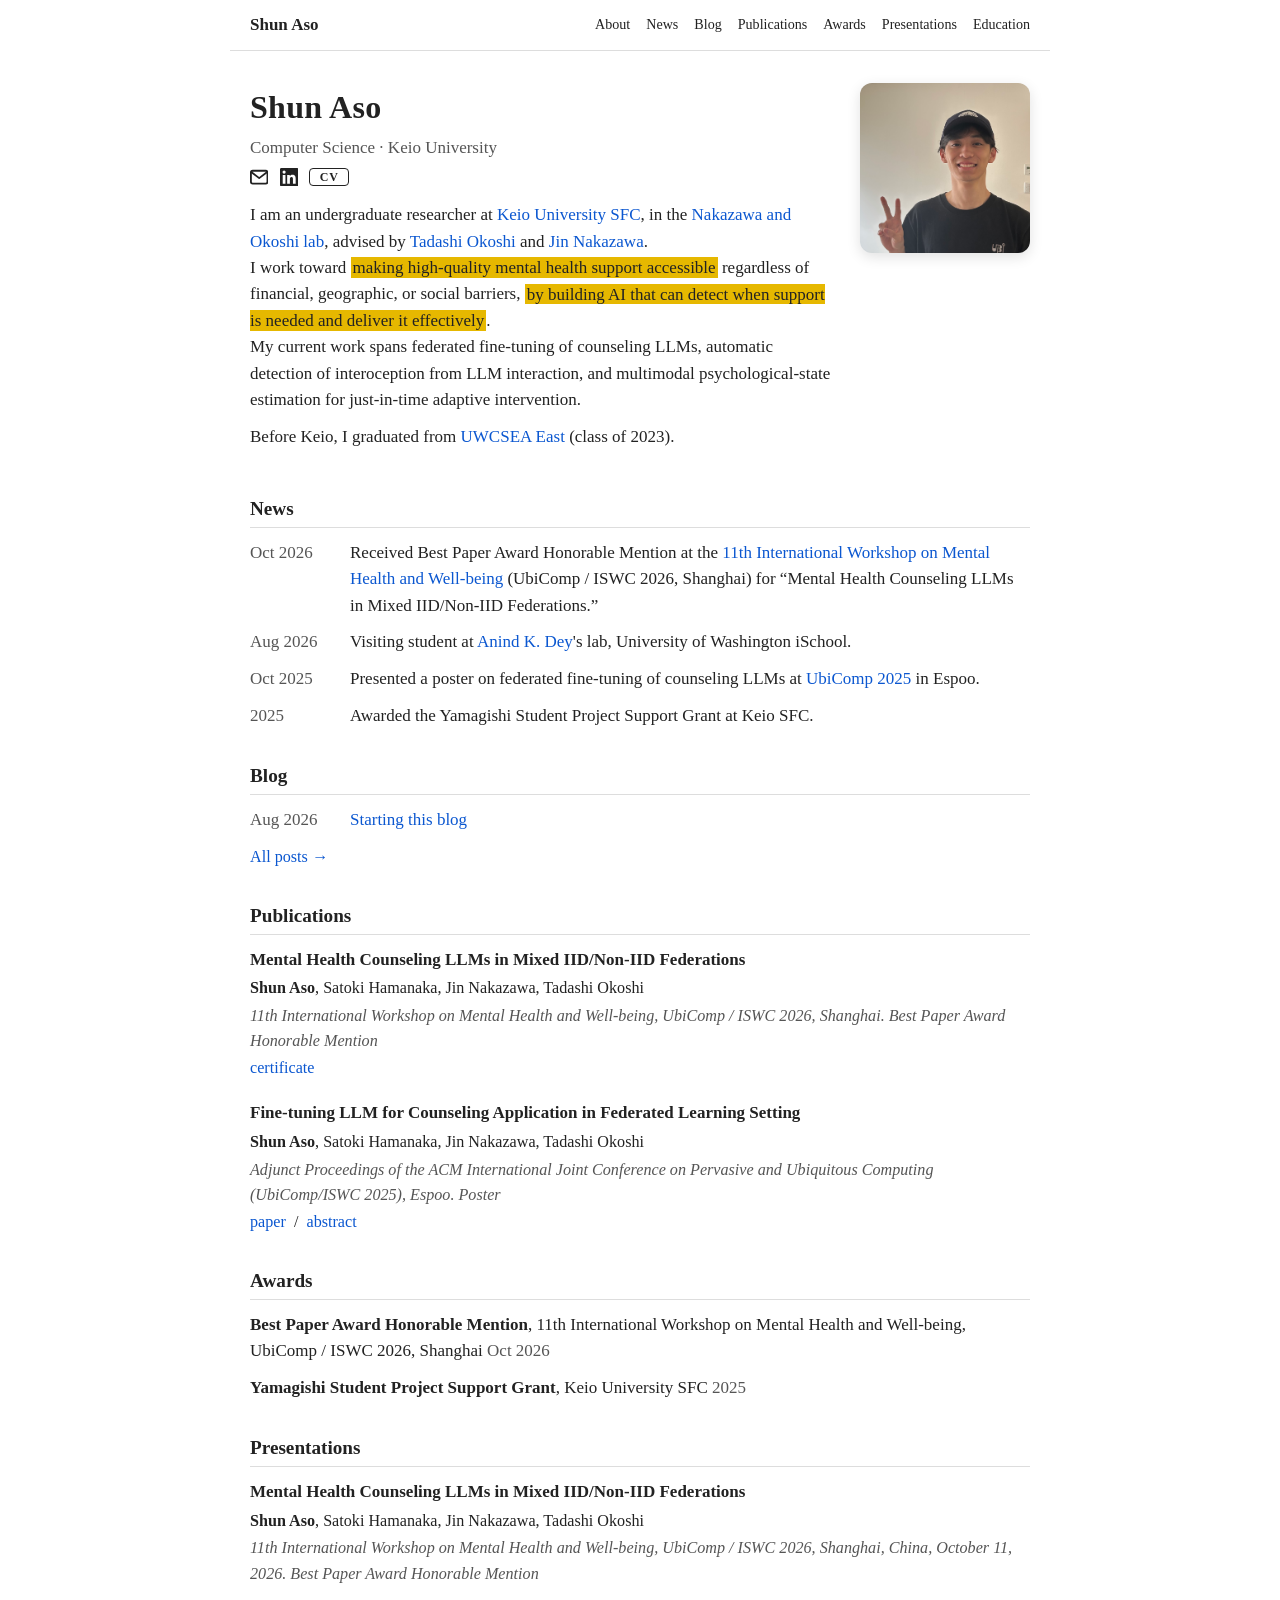
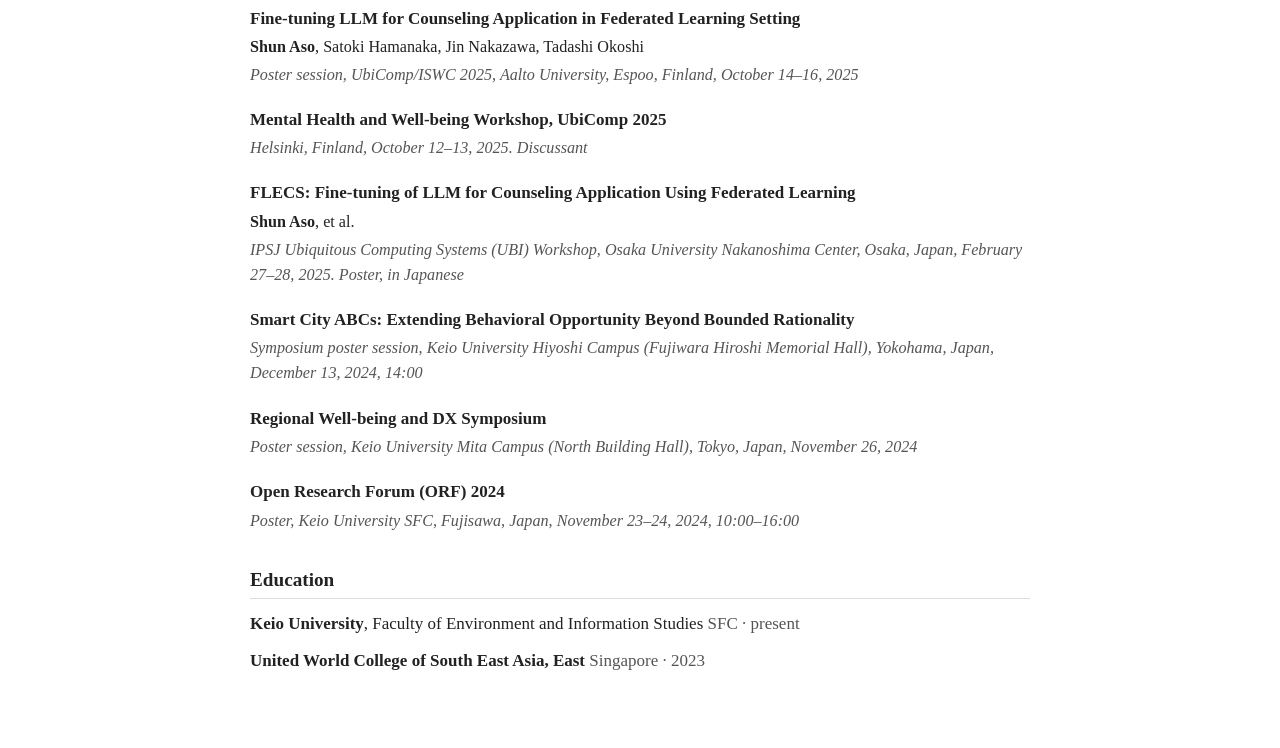
<file: index.html>
<!DOCTYPE html>
<html lang="en">
<head>
  <meta charset="utf-8">
  <meta name="viewport" content="width=device-width, initial-scale=1">
  <title>🍅Shun Aso</title>
  <meta name="description" content="Shun Aso — undergraduate researcher at Keio University SFC. Privacy-preserving AI for mental health: federated counseling LLMs and psychological state detection.">
  <link rel="stylesheet" href="styles.css">
</head>
<body>
  <nav class="site-nav">
    <a class="site-name" href="#about">Shun Aso</a>
    <ul>
      <li><a href="#about">About</a></li>
      <li><a href="#news">News</a></li>
      <li><a href="#blog">Blog</a></li>
      <li><a href="#publications">Publications</a></li>
      <li><a href="#awards">Awards</a></li>
      <li><a href="#presentations">Presentations</a></li>
      <li><a href="#education">Education</a></li>
    </ul>
  </nav>

  <header class="hero" id="about">
    <div class="bio">
      <h1>Shun Aso</h1>
      <p class="role">Computer Science &middot; Keio University</p>
      <p class="links">
        <a class="icon-link" href="mailto:shun_aso@keio.jp" aria-label="Email">
          <svg viewBox="2 4 20 16" aria-hidden="true">
            <rect x="3" y="5" width="18" height="14" rx="2" fill="none" stroke="currentColor" stroke-width="2"/>
            <path d="M4 7l8 6 8-6" fill="none" stroke="currentColor" stroke-width="2" stroke-linecap="round" stroke-linejoin="round"/>
          </svg>
        </a>
        <a class="icon-link" href="https://www.linkedin.com/in/shun-aso-3187b8346" aria-label="LinkedIn">
          <svg viewBox="0 0 24 24" aria-hidden="true">
            <path fill="currentColor" d="M20.447 20.452h-3.554v-5.569c0-1.328-.027-3.037-1.852-3.037-1.853 0-2.136 1.445-2.136 2.939v5.667H9.351V9h3.414v1.561h.046c.477-.9 1.637-1.85 3.37-1.85 3.601 0 4.267 2.37 4.267 5.455v6.286zM5.337 7.433a2.062 2.062 0 0 1-2.063-2.065 2.064 2.064 0 1 1 2.063 2.065zm1.782 13.019H3.555V9h3.564v11.452zM22.225 0H1.771C.792 0 0 .774 0 1.729v20.542C0 23.227.792 24 1.771 24h20.451C23.2 24 24 23.227 24 22.271V1.729C24 .774 23.2 0 22.222 0h.003z"/>
          </svg>
        </a>
        <a class="cv-btn" href="assets/Shun_Aso_CV.pdf" target="_blank" rel="noopener noreferrer">CV</a>
      </p>
      <p>
        I am an undergraduate researcher at
        <a href="https://www.sfc.keio.ac.jp/en/">Keio University SFC</a>,
        in the
        <a href="https://www.jn.sfc.keio.ac.jp/en/home-english/">Nakazawa and Okoshi lab</a>,
        advised by
        <a href="https://www.okoshi.org/">Tadashi Okoshi</a>
        and
        <a href="https://www.jn.sfc.keio.ac.jp/en/home-english/">Jin Nakazawa</a>.
        <br>I work toward <strong>making high-quality mental health support accessible</strong> regardless of
        financial, geographic, or social barriers, <strong>by building AI that can detect when
        support is needed and deliver it effectively</strong>.
        <br>My current work spans federated fine-tuning of counseling LLMs,
        automatic detection of interoception from LLM interaction,
        and multimodal psychological-state estimation for just-in-time adaptive intervention.
      </p>
      <p>
        Before Keio, I graduated from
        <a href="https://www.uwcsea.edu.sg/east">UWCSEA East</a> (class of 2023).
      </p>
    </div>
    <img class="photo" src="assets/shun_profile.jpeg" alt="Portrait of Shun Aso">
  </header>

  <section id="news">
    <h2>News</h2>
    <ul class="news">
      <li>
        <span class="date">Oct 2026</span>
        <span class="news-text">
          Received Best Paper Award Honorable Mention at the
          <a href="https://ubicomp-mental-health.github.io/">11th International Workshop on Mental Health and Well-being</a>
          (UbiComp / ISWC 2026, Shanghai) for
          &ldquo;Mental Health Counseling LLMs in Mixed IID/Non-IID Federations.&rdquo;
        </span>
      </li>
      <li>
        <span class="date">Aug 2026</span>
        <span class="news-text">
          Visiting student at
          <a href="https://ischool.uw.edu/people/faculty/profile/anind">Anind K. Dey</a>'s lab,
          University of Washington iSchool.
        </span>
      </li>
      <li>
        <span class="date">Oct 2025</span>
        <span class="news-text">
          Presented a poster on federated fine-tuning of counseling LLMs at
          <a href="https://www.ubicomp.org/ubicomp-iswc-2025/">UbiComp 2025</a>
          in Espoo.
        </span>
      </li>
      <li>
        <span class="date">2025</span>
        <span class="news-text">
          Awarded the Yamagishi Student Project Support Grant at Keio SFC.
        </span>
      </li>
    </ul>
  </section>

  <section id="blog">
    <h2>Blog</h2>
    <ul class="blog">
      <li>
        <span class="date">Aug 2026</span>
        <span class="blog-text">
          <a href="blog/welcome.html">Starting this blog</a>
        </span>
      </li>
    </ul>
    <p class="section-link"><a href="blog/index.html">All posts &rarr;</a></p>
  </section>

  <section id="publications">
    <h2>Publications</h2>
    <ol class="pubs">
      <li>
        <p class="title">
          Mental Health Counseling LLMs in Mixed IID/Non-IID Federations
        </p>
        <p class="authors">
          <strong>Shun Aso</strong>, Satoki Hamanaka, Jin Nakazawa, Tadashi Okoshi
        </p>
        <p class="venue">
          11th International Workshop on Mental Health and Well-being,
          UbiComp / ISWC 2026, Shanghai.
          Best Paper Award Honorable Mention
        </p>
        <p class="pub-links">
          <a href="assets/best_paper_honorable_mention.jpg" target="_blank" rel="noopener noreferrer">certificate</a>
        </p>
      </li>
      <li>
        <p class="title">
          Fine-tuning LLM for Counseling Application in Federated Learning Setting
        </p>
        <p class="authors">
          <strong>Shun Aso</strong>, Satoki Hamanaka, Jin Nakazawa, Tadashi Okoshi
        </p>
        <p class="venue">
          Adjunct Proceedings of the ACM International Joint Conference on
          Pervasive and Ubiquitous Computing (UbiComp/ISWC 2025), Espoo.
          Poster
        </p>
        <p class="pub-links">
          <a href="https://doi.org/10.1145/3714394.3754388">paper</a>
          &nbsp;/&nbsp;
          <a href="https://keio.elsevierpure.com/en/publications/fine-tuning-llm-for-counseling-application-in-federated-learning-/">abstract</a>
        </p>
      </li>
    </ol>
  </section>

  <section id="awards">
    <h2>Awards</h2>
    <ul class="edu">
      <li>
        <strong>Best Paper Award Honorable Mention</strong>,
        11th International Workshop on Mental Health and Well-being,
        UbiComp / ISWC 2026, Shanghai
        <span class="meta">Oct 2026</span>
      </li>
      <li>
        <strong>Yamagishi Student Project Support Grant</strong>, Keio University SFC
        <span class="meta">2025</span>
      </li>
    </ul>
  </section>

  <section id="presentations">
    <h2>Presentations</h2>
    <ol class="pubs">
      <li>
        <p class="title">
          Mental Health Counseling LLMs in Mixed IID/Non-IID Federations
        </p>
        <p class="authors">
          <strong>Shun Aso</strong>, Satoki Hamanaka, Jin Nakazawa, Tadashi Okoshi
        </p>
        <p class="venue">
          11th International Workshop on Mental Health and Well-being,
          UbiComp / ISWC 2026, Shanghai, China, October 11, 2026.
          Best Paper Award Honorable Mention
        </p>
      </li>
      <li>
        <p class="title">
          Fine-tuning LLM for Counseling Application in Federated Learning Setting
        </p>
        <p class="authors">
          <strong>Shun Aso</strong>, Satoki Hamanaka, Jin Nakazawa, Tadashi Okoshi
        </p>
        <p class="venue">
          Poster session, UbiComp/ISWC 2025, Aalto University, Espoo, Finland,
          October 14–16, 2025
        </p>
      </li>
      <li>
        <p class="title">
          Mental Health and Well-being Workshop, UbiComp 2025
        </p>
        <p class="venue">
          Helsinki, Finland, October 12–13, 2025. Discussant
        </p>
      </li>
      <li>
        <p class="title">
          FLECS: Fine-tuning of LLM for Counseling Application Using Federated Learning
        </p>
        <p class="authors">
          <strong>Shun Aso</strong>, et al.
        </p>
        <p class="venue">
          IPSJ Ubiquitous Computing Systems (UBI) Workshop, Osaka University
          Nakanoshima Center, Osaka, Japan, February 27–28, 2025.
          Poster, in Japanese
        </p>
      </li>
      <li>
        <p class="title">
          Smart City ABCs: Extending Behavioral Opportunity Beyond Bounded Rationality
        </p>
        <p class="venue">
          Symposium poster session, Keio University Hiyoshi Campus
          (Fujiwara Hiroshi Memorial Hall), Yokohama, Japan,
          December 13, 2024, 14:00
        </p>
      </li>
      <li>
        <p class="title">
          Regional Well-being and DX Symposium
        </p>
        <p class="venue">
          Poster session, Keio University Mita Campus (North Building Hall),
          Tokyo, Japan, November 26, 2024
        </p>
      </li>
      <li>
        <p class="title">
          Open Research Forum (ORF) 2024
        </p>
        <p class="venue">
          Poster, Keio University SFC, Fujisawa, Japan,
          November 23–24, 2024, 10:00–16:00
        </p>
      </li>
    </ol>
  </section>

  <section id="education">
    <h2>Education</h2>
    <ul class="edu">
      <li>
        <strong>Keio University</strong>, Faculty of Environment and Information Studies
        <span class="meta">SFC &middot; present</span>
      </li>
      <li>
        <strong>United World College of South East Asia, East</strong>
        <span class="meta">Singapore &middot; 2023</span>
      </li>
    </ul>
  </section>
</body>
</html>
</file>
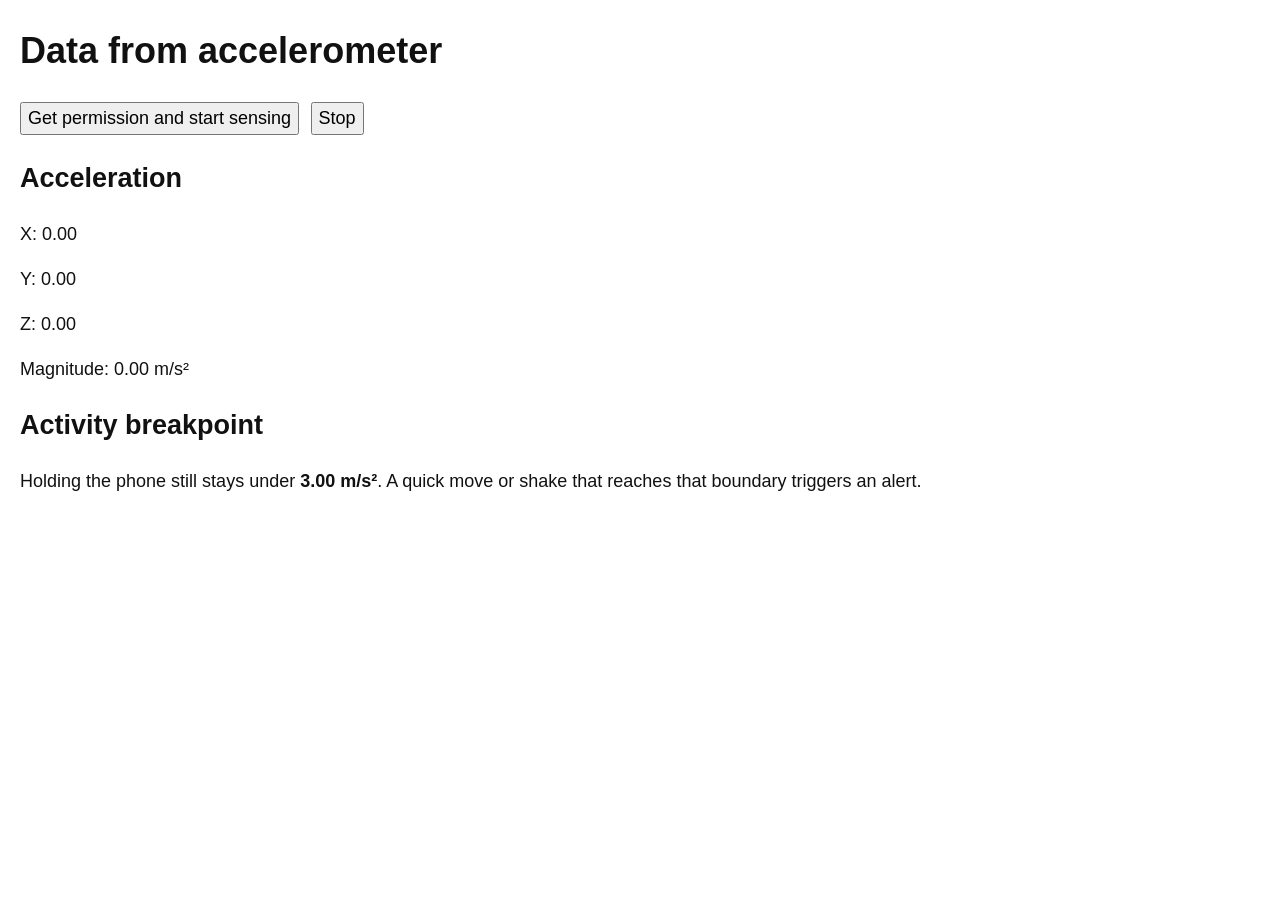
<file: assignment/accelerometer.html>
<!DOCTYPE html>
<html lang="en">
<head>
  <meta charset="utf-8">
  <meta name="viewport" content="width=device-width, initial-scale=1">
  <title>Data from accelerometer</title>
  <script type="text/javascript" src="https://ajax.googleapis.com/ajax/libs/jquery/1.12.4/jquery.min.js"></script>
  <style>
    body {
      margin: 1.25rem;
      background: #fff;
      color: #111;
      font: 18px/1.5 sans-serif;
    }
    button {
      font: inherit;
      margin-right: 0.4rem;
    }
  </style>
</head>
<body>
  <h1>Data from accelerometer</h1>
  <button onclick="requestMotionPermission();">Get permission and start sensing</button>
  <button onclick="stopDeviceMotion();">Stop</button>

  <h2>Acceleration</h2>
  <p>X: <span id="accel-x">0.00</span></p>
  <p>Y: <span id="accel-y">0.00</span></p>
  <p>Z: <span id="accel-z">0.00</span></p>
  <p>Magnitude: <span id="accel-mag">0.00</span> m/s²</p>

  <h2>Activity breakpoint</h2>
  <p>Holding the phone still stays under <strong>3.00 m/s²</strong>. A quick move or shake that reaches that boundary triggers an alert.</p>

  <script type="text/javascript">
    alert("Welcome to sample page 1!");

    // Function to get sensor access permission from the browser
    function requestMotionPermission() {
      if (DeviceMotionEvent &&
          typeof DeviceMotionEvent.requestPermission === "function") {
        // iOS 13+ の Safari
        // 許可を取得
        DeviceMotionEvent.requestPermission().then(permissionState => {
          if (permissionState === "granted") {
            // 許可を得られた場合、devicemotionをイベントリスナーに追加
            window.addEventListener("devicemotion", handleAcceleration, false);
          } else {
            // 許可を得られなかった場合の処理
            console.log("Permission not granted!");
            alert("Permission not granted!");
          }
        }).catch(console.error); // https通信でない場合などで許可を取得できなかった場合
      } else {
        // For other devices
        console.log("detected other device. so adding listener...");
        window.addEventListener("devicemotion", handleAcceleration, false);
      }
    }

    function stopDeviceMotion() {
      window.removeEventListener("devicemotion", handleAcceleration, false);
    }

    // Function(1): to handle acceleration data
    // - This function will be called about 10-50 times per second
    // Boundary between "phone is still" and "phone is being moved".
    // acceleration excludes gravity, so a resting phone stays near 0.
    const ACTIVITY_BREAKPOINT = 3;

    let aboveBreakpoint = false;

    function formatAccel(value) {
      return value == null ? "0.00" : Number(value).toFixed(2);
    }

    function handleAcceleration(aevent) {
      const accel = aevent.acceleration || {};
      const x = accel.x;
      const y = accel.y;
      const z = accel.z;
      $("#accel-x").text(formatAccel(x));
      $("#accel-y").text(formatAccel(y));
      $("#accel-z").text(formatAccel(z));

      if (x == null || y == null || z == null) {
        return;
      }

      const magnitude = Math.sqrt(x * x + y * y + z * z);
      $("#accel-mag").text(formatAccel(magnitude));

      if (magnitude >= ACTIVITY_BREAKPOINT && !aboveBreakpoint) {
        aboveBreakpoint = true;
        alert(
          "Activity breakpoint crossed: " +
          magnitude.toFixed(2) +
          " m/s² (boundary " +
          ACTIVITY_BREAKPOINT.toFixed(2) +
          " m/s²)."
        );
      } else if (magnitude < ACTIVITY_BREAKPOINT) {
        aboveBreakpoint = false;
      }
    }
  </script>
</body>
</html>
</file>
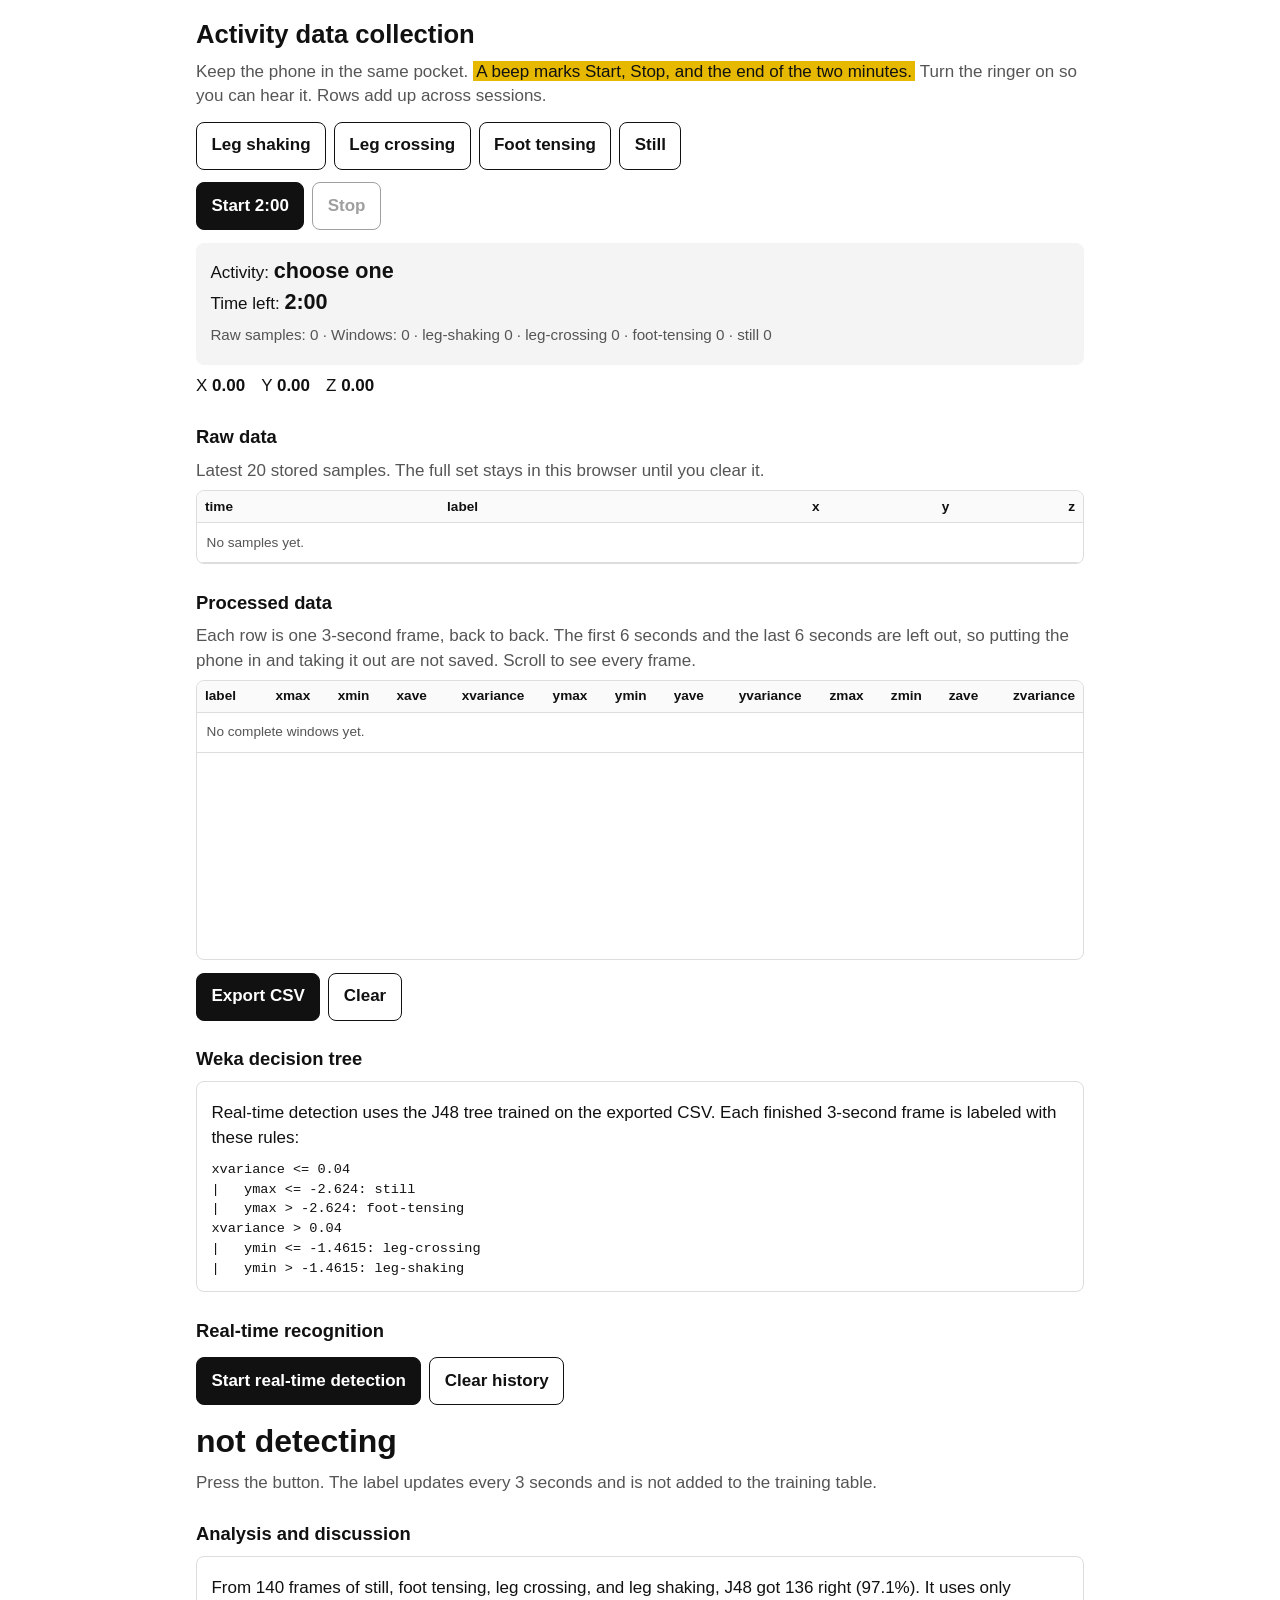
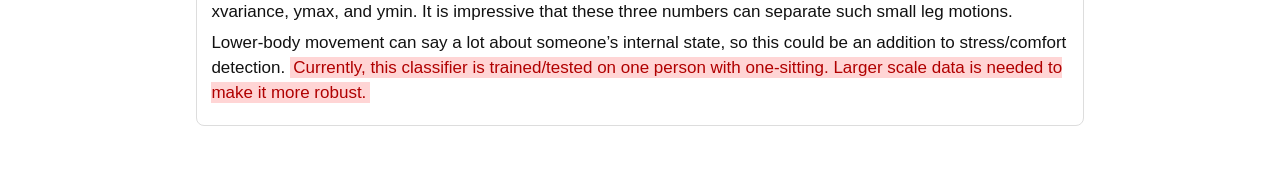
<file: assignment/activity.html>
<!DOCTYPE html>
<html lang="en">
<head>
  <meta charset="utf-8">
  <meta name="viewport" content="width=device-width, initial-scale=1">
  <title>Activity data collection</title>
  <style>
    :root {
      --text: #111;
      --muted: #555;
      --line: #ddd;
      --bg: #fff;
      --accent: #111;
    }

    * { box-sizing: border-box; }

    body {
      margin: 0 auto;
      padding: 1rem 1rem 3rem;
      max-width: 920px;
      background: var(--bg);
      color: var(--text);
      font: 17px/1.45 -apple-system, BlinkMacSystemFont, "Segoe UI", sans-serif;
    }

    h1 { margin: 0 0 0.4rem; font-size: 1.6rem; }
    h2 { margin: 1.6rem 0 0.5rem; font-size: 1.15rem; }

    p { margin: 0.4rem 0; }

    .hint { color: var(--muted); }

    mark {
      background: #e6b800;
      color: var(--text);
      padding: 0.05em 0.2em;
    }

    .labels, .controls, .file-actions {
      display: flex;
      flex-wrap: wrap;
      gap: 0.5rem;
      margin: 0.8rem 0;
    }

    button {
      min-height: 48px;
      padding: 0.55rem 0.9rem;
      border: 1.5px solid var(--accent);
      border-radius: 8px;
      background: #fff;
      color: var(--text);
      font: inherit;
      font-weight: 650;
    }

    button:disabled {
      opacity: 0.4;
    }

    button.selected,
    button.primary {
      background: var(--accent);
      color: #fff;
    }

    .status {
      margin: 0.6rem 0;
      padding: 0.75rem 0.9rem;
      border-radius: 8px;
      background: #f4f4f4;
    }

    .status strong { font-size: 1.35rem; }

    .counts { color: var(--muted); font-size: 0.95rem; }

    .live {
      display: flex;
      gap: 1rem;
      margin: 0.4rem 0 0.8rem;
      font-variant-numeric: tabular-nums;
    }

    .table-wrap {
      overflow-x: auto;
      border: 1px solid var(--line);
      border-radius: 8px;
    }

    .processed-wrap {
      height: 280px;
      overflow: auto;
    }

    .processed-wrap thead th {
      position: sticky;
      top: 0;
      z-index: 1;
    }

    table {
      width: 100%;
      border-collapse: collapse;
      font-size: 0.85rem;
      font-variant-numeric: tabular-nums;
      white-space: nowrap;
    }

    th, td {
      padding: 0.35rem 0.5rem;
      border-bottom: 1px solid var(--line);
      text-align: right;
    }

    th:first-child, td:first-child,
    th.label, td.label {
      text-align: left;
    }

    th { background: #fafafa; }

    .empty { color: var(--muted); padding: 0.6rem; }

    .activity-now {
      margin: 0.6rem 0 0.2rem;
      font-size: 2rem;
      font-weight: 700;
    }

    pre.tree {
      margin: 0.6rem 0 0;
      font-family: ui-monospace, "Cascadia Code", monospace;
      font-size: 0.85rem;
      white-space: pre-wrap;
    }

    #recognize-log {
      margin: 0.6rem 0 0;
      padding-left: 1.2rem;
    }

    .weka {
      padding: 0.8rem 0.9rem;
      border: 1px solid var(--line);
      border-radius: 8px;
    }

    .weka code {
      font-family: ui-monospace, "Cascadia Code", monospace;
      font-size: 0.9em;
    }

    .caution {
      background: #ffd5d5;
      color: #b00000;
      padding: 0.05em 0.2em;
    }
  </style>
</head>
<body>
  <h1>Activity data collection</h1>
  <p class="hint">Keep the phone in the same pocket. <mark>A beep marks Start, Stop, and the end of the two minutes.</mark> Turn the ringer on so you can hear it. Rows add up across sessions.</p>

  <div class="labels" id="labels">
    <button type="button" data-label="leg-shaking">Leg shaking</button>
    <button type="button" data-label="leg-crossing">Leg crossing</button>
    <button type="button" data-label="foot-tensing">Foot tensing</button>
    <button type="button" data-label="still">Still</button>
  </div>

  <div class="controls">
    <button type="button" class="primary" id="start">Start 2:00</button>
    <button type="button" id="stop" disabled>Stop</button>
  </div>

  <div class="status">
    <div>Activity: <strong id="current-label">choose one</strong></div>
    <div>Time left: <strong id="countdown">2:00</strong></div>
    <p class="counts" id="counts">Raw samples: 0 · Windows: 0</p>
  </div>

  <div class="live">
    <span>X <strong id="live-x">0.00</strong></span>
    <span>Y <strong id="live-y">0.00</strong></span>
    <span>Z <strong id="live-z">0.00</strong></span>
  </div>

  <h2>Raw data</h2>
  <p class="hint">Latest 20 stored samples. The full set stays in this browser until you clear it.</p>
  <div class="table-wrap">
    <table>
      <thead>
        <tr>
          <th>time</th>
          <th class="label">label</th>
          <th>x</th>
          <th>y</th>
          <th>z</th>
        </tr>
      </thead>
      <tbody id="raw-body"></tbody>
    </table>
  </div>

  <h2>Processed data</h2>
  <p class="hint">Each row is one 3-second frame, back to back. The first 6 seconds and the last 6 seconds are left out, so putting the phone in and taking it out are not saved. Scroll to see every frame.</p>
  <div class="table-wrap processed-wrap" id="processed-wrap">
    <table>
      <thead>
        <tr>
          <th class="label">label</th>
          <th>xmax</th><th>xmin</th><th>xave</th><th>xvariance</th>
          <th>ymax</th><th>ymin</th><th>yave</th><th>yvariance</th>
          <th>zmax</th><th>zmin</th><th>zave</th><th>zvariance</th>
        </tr>
      </thead>
      <tbody id="processed-body"></tbody>
    </table>
  </div>

  <div class="file-actions">
    <button type="button" class="primary" id="export">Export CSV</button>
    <button type="button" id="clear">Clear</button>
  </div>

  <h2>Weka decision tree</h2>
  <div class="weka">
    <p>Real-time detection uses the J48 tree trained on the exported CSV. Each finished 3-second frame is labeled with these rules:</p>
    <pre class="tree">xvariance &lt;= 0.04
|   ymax &lt;= -2.624: still
|   ymax &gt; -2.624: foot-tensing
xvariance &gt; 0.04
|   ymin &lt;= -1.4615: leg-crossing
|   ymin &gt; -1.4615: leg-shaking</pre>
  </div>

  <h2>Real-time recognition</h2>
  <div class="controls">
    <button type="button" class="primary" id="recognize">Start real-time detection</button>
    <button type="button" id="clear-recognition">Clear history</button>
  </div>
  <p class="activity-now" id="recognized">not detecting</p>
  <p class="hint" id="recognize-detail">Press the button. The label updates every 3 seconds and is not added to the training table.</p>
  <ul id="recognize-log"></ul>

  <h2>Analysis and discussion</h2>
  <div class="weka">
    <p>From 140 frames of still, foot tensing, leg crossing, and leg shaking, J48 got 136 right (97.1%). It uses only xvariance, ymax, and ymin. It is impressive that these three numbers can separate such small leg motions.</p>
    <p>Lower-body movement can say a lot about someone’s internal state, so this could be an addition to stress/comfort detection. <span class="caution">Currently, this classifier is trained/tested on one person with one-sitting. Larger scale data is needed to make it more robust.</span></p>
  </div>

  <script>
    const WINDOW_MS = 3000;
    const EDGE_MS = 6000;
    const SESSION_MS = 120000;
    const STORAGE_KEY = "activity-collection-v1";
    const CSV_COLUMNS = [
      "label",
      "xmax", "xmin", "xave", "xvariance",
      "ymax", "ymin", "yave", "yvariance",
      "zmax", "zmin", "zave", "zvariance"
    ];

    const labelsEl = document.getElementById("labels");
    const startBtn = document.getElementById("start");
    const stopBtn = document.getElementById("stop");
    const recognizeBtn = document.getElementById("recognize");
    const recognizedEl = document.getElementById("recognized");
    const recognizeDetailEl = document.getElementById("recognize-detail");
    const recognizeLogEl = document.getElementById("recognize-log");
    const currentLabelEl = document.getElementById("current-label");
    const countdownEl = document.getElementById("countdown");
    const countsEl = document.getElementById("counts");
    const rawBody = document.getElementById("raw-body");
    const processedBody = document.getElementById("processed-body");

    let selectedLabel = null;
    let sessionLabel = null;
    let recording = false;
    let recognizing = false;
    let listening = false;
    let recognizeOrigin = 0;
    let recognizeWindowStart = 0;
    let recognizeSamples = [];
    let recognizeTimer = null;
    let sessionOrigin = 0;
    let sessionDeadline = 0;
    let nextWindowStart = 0;
    let sessionSamples = [];
    let rawSamples = [];
    let processed = [];
    let countdownTimer = null;
    let rawRenderTimer = null;
    let audioCtx = null;

    function prepareBeep() {
      try {
        const Ctx = window.AudioContext || window.webkitAudioContext;
        if (!Ctx) return;
        if (!audioCtx) audioCtx = new Ctx();
        if (audioCtx.state === "suspended") audioCtx.resume();
      } catch (error) {
        console.error(error);
      }
    }

    function beep() {
      if (!audioCtx) return;
      const osc = audioCtx.createOscillator();
      const gain = audioCtx.createGain();
      const now = audioCtx.currentTime;
      osc.type = "sine";
      osc.frequency.value = 880;
      gain.gain.setValueAtTime(0.0001, now);
      gain.gain.exponentialRampToValueAtTime(0.45, now + 0.02);
      gain.gain.exponentialRampToValueAtTime(0.0001, now + 0.32);
      osc.connect(gain);
      gain.connect(audioCtx.destination);
      osc.start(now);
      osc.stop(now + 0.34);
    }

    function formatClock(ms) {
      const date = new Date(ms);
      const hh = String(date.getHours()).padStart(2, "0");
      const mm = String(date.getMinutes()).padStart(2, "0");
      const ss = String(date.getSeconds()).padStart(2, "0");
      const millis = String(date.getMilliseconds()).padStart(3, "0");
      return hh + ":" + mm + ":" + ss + "." + millis;
    }

    function formatLeft(ms) {
      const total = Math.ceil(ms / 1000);
      const minutes = Math.floor(total / 60);
      const seconds = total % 60;
      return minutes + ":" + String(seconds).padStart(2, "0");
    }

    function axisStats(values) {
      let min = Infinity;
      let max = -Infinity;
      let sum = 0;
      for (let i = 0; i < values.length; i++) {
        const value = values[i];
        if (value < min) min = value;
        if (value > max) max = value;
        sum += value;
      }
      const ave = sum / values.length;
      let squareSum = 0;
      for (let i = 0; i < values.length; i++) {
        const delta = values[i] - ave;
        squareSum += delta * delta;
      }
      return {
        max: max,
        min: min,
        ave: ave,
        variance: squareSum / values.length
      };
    }

    function featuresFrom(samples, label) {
      const xs = [];
      const ys = [];
      const zs = [];
      for (let i = 0; i < samples.length; i++) {
        xs.push(samples[i].x);
        ys.push(samples[i].y);
        zs.push(samples[i].z);
      }
      const x = axisStats(xs);
      const y = axisStats(ys);
      const z = axisStats(zs);
      return {
        label: label,
        xmax: x.max, xmin: x.min, xave: x.ave, xvariance: x.variance,
        ymax: y.max, ymin: y.min, yave: y.ave, yvariance: y.variance,
        zmax: z.max, zmin: z.min, zave: z.ave, zvariance: z.variance
      };
    }

    function persist() {
      try {
        localStorage.setItem(STORAGE_KEY, JSON.stringify({
          raw: rawSamples,
          processed: processed
        }));
      } catch (error) {
        countsEl.textContent = "This browser could not store more data. Export the CSV before leaving the page.";
        console.error(error);
      }
    }

    function restore() {
      try {
        const saved = JSON.parse(localStorage.getItem(STORAGE_KEY) || "null");
        if (!saved) return;
        if (Array.isArray(saved.raw)) rawSamples = saved.raw;
        if (Array.isArray(saved.processed)) processed = saved.processed;
      } catch (error) {
        console.error(error);
      }
    }

    function selectLabel(label) {
      if (recording) return;
      selectedLabel = label;
      const buttons = labelsEl.querySelectorAll("button");
      for (let i = 0; i < buttons.length; i++) {
        const on = buttons[i].dataset.label === label;
        buttons[i].classList.toggle("selected", on);
        buttons[i].setAttribute("aria-pressed", on ? "true" : "false");
      }
      currentLabelEl.textContent = label;
    }

    function updateButtons() {
      startBtn.disabled = recording || recognizing;
      stopBtn.disabled = !recording;
      recognizeBtn.disabled = recording;
      const buttons = labelsEl.querySelectorAll("button");
      for (let i = 0; i < buttons.length; i++) {
        buttons[i].disabled = recording;
      }
    }

    function classify(row) {
      if (row.xvariance <= 0.04) {
        return row.ymax <= -2.624 ? "still" : "foot-tensing";
      }
      return row.ymin <= -1.4615 ? "leg-crossing" : "leg-shaking";
    }

    function activityName(label) {
      if (label === "foot-tensing") return "Foot tensing";
      if (label === "leg-crossing") return "Leg crossing";
      if (label === "leg-shaking") return "Leg shaking";
      return "Still";
    }

    function renderCounts() {
      const tally = {
        "leg-shaking": 0,
        "leg-crossing": 0,
        "foot-tensing": 0,
        "still": 0
      };
      for (let i = 0; i < processed.length; i++) {
        if (tally[processed[i].label] != null) tally[processed[i].label] += 1;
      }
      countsEl.textContent =
        "Raw samples: " + rawSamples.length +
        " · Windows: " + processed.length +
        " · leg-shaking " + tally["leg-shaking"] +
        " · leg-crossing " + tally["leg-crossing"] +
        " · foot-tensing " + tally["foot-tensing"] +
        " · still " + tally["still"];
    }

    function renderRaw() {
      const latest = rawSamples.slice(-20).reverse();
      if (latest.length === 0) {
        rawBody.innerHTML = '<tr><td class="empty" colspan="5">No samples yet.</td></tr>';
        return;
      }
      const html = [];
      for (let i = 0; i < latest.length; i++) {
        const sample = latest[i];
        html.push(
          "<tr><td>" + formatClock(sample.t) + "</td>" +
          "<td class=\"label\">" + sample.label + "</td>" +
          "<td>" + Number(sample.x).toFixed(2) + "</td>" +
          "<td>" + Number(sample.y).toFixed(2) + "</td>" +
          "<td>" + Number(sample.z).toFixed(2) + "</td></tr>"
        );
      }
      rawBody.innerHTML = html.join("");
    }

    function renderProcessed() {
      const wrap = document.getElementById("processed-wrap");
      const follow = wrap.scrollHeight - wrap.scrollTop - wrap.clientHeight < 48;
      if (processed.length === 0) {
        processedBody.innerHTML = '<tr><td class="empty" colspan="13">No complete windows yet.</td></tr>';
        return;
      }
      const html = [];
      for (let i = 0; i < processed.length; i++) {
        const row = processed[i];
        const cells = [];
        for (let c = 0; c < CSV_COLUMNS.length; c++) {
          const key = CSV_COLUMNS[c];
          if (key === "label") {
            cells.push("<td class=\"label\">" + row.label + "</td>");
          } else {
            cells.push("<td>" + Number(row[key]).toFixed(2) + "</td>");
          }
        }
        html.push("<tr>" + cells.join("") + "</tr>");
      }
      processedBody.innerHTML = html.join("");
      if (follow) wrap.scrollTop = wrap.scrollHeight;
    }

    function scheduleRawRender() {
      if (rawRenderTimer != null) return;
      rawRenderTimer = setTimeout(function () {
        rawRenderTimer = null;
        renderRaw();
        renderCounts();
      }, 250);
    }

    function commitSafeWindows(elapsed) {
      const safeEnd = elapsed - EDGE_MS;
      let added = false;
      while (nextWindowStart + WINDOW_MS <= safeEnd) {
        const start = nextWindowStart;
        const end = start + WINDOW_MS;
        nextWindowStart = end;
        if (start < EDGE_MS) continue;
        const samples = [];
        for (let i = 0; i < sessionSamples.length; i++) {
          const offset = sessionSamples[i].offset;
          if (offset >= start && offset < end) samples.push(sessionSamples[i]);
        }
        if (samples.length === 0) continue;
        processed.push(featuresFrom(samples, sessionLabel));
        added = true;
      }
      const kept = [];
      for (let i = 0; i < sessionSamples.length; i++) {
        if (sessionSamples[i].offset >= nextWindowStart) kept.push(sessionSamples[i]);
      }
      sessionSamples = kept;
      if (!added) return;
      persist();
      renderProcessed();
      renderCounts();
    }

    function handleMotion(event) {
      const accel = event.accelerationIncludingGravity;
      if (!accel || accel.x == null || accel.y == null || accel.z == null) return;

      document.getElementById("live-x").textContent = Number(accel.x).toFixed(2);
      document.getElementById("live-y").textContent = Number(accel.y).toFixed(2);
      document.getElementById("live-z").textContent = Number(accel.z).toFixed(2);
      if (recognizing) recordRecognitionSample(accel);
      if (!recording) return;

      const sample = {
        t: Date.now(),
        offset: performance.now() - sessionOrigin,
        x: accel.x,
        y: accel.y,
        z: accel.z,
        label: sessionLabel
      };
      rawSamples.push(sample);
      sessionSamples.push(sample);
      commitSafeWindows(sample.offset);
      scheduleRawRender();
    }

    function listen() {
      if (listening) return;
      window.addEventListener("devicemotion", handleMotion, false);
      listening = true;
    }

    function ensurePermission() {
      if (typeof DeviceMotionEvent !== "undefined" &&
          typeof DeviceMotionEvent.requestPermission === "function") {
        return DeviceMotionEvent.requestPermission().then(function (permissionState) {
          if (permissionState === "granted") {
            listen();
            return true;
          }
          alert("Permission not granted!");
          return false;
        }).catch(function (error) {
          console.error(error);
          alert("Could not get motion permission. Open this page in Safari over HTTPS.");
          return false;
        });
      }
      listen();
      return Promise.resolve(true);
    }

    function beginSession() {
      recording = true;
      sessionLabel = selectedLabel;
      sessionSamples = [];
      nextWindowStart = 0;
      sessionOrigin = performance.now();
      sessionDeadline = sessionOrigin + SESSION_MS;
      updateButtons();
      currentLabelEl.textContent = sessionLabel;
      tick();
      countdownTimer = setInterval(tick, 200);
    }

    function tick() {
      if (recording) commitSafeWindows(performance.now() - sessionOrigin);
      const left = sessionDeadline - performance.now();
      countdownEl.textContent = formatLeft(Math.max(0, left));
      if (left <= 0) stopRecording();
    }

    function showRecognition(label, row) {
      recognizedEl.textContent = activityName(label);
      recognizeDetailEl.textContent =
        "xvariance " + row.xvariance.toFixed(4) +
        " · ymax " + row.ymax.toFixed(4) +
        " · ymin " + row.ymin.toFixed(4);
      const item = document.createElement("li");
      item.textContent = formatClock(Date.now()) + "  " + activityName(label);
      recognizeLogEl.insertBefore(item, recognizeLogEl.firstChild);
      while (recognizeLogEl.children.length > 12) {
        recognizeLogEl.removeChild(recognizeLogEl.lastChild);
      }
    }

    function commitRecognition(elapsed) {
      while (recognizeWindowStart + WINDOW_MS <= elapsed) {
        const start = recognizeWindowStart;
        const end = start + WINDOW_MS;
        recognizeWindowStart = end;
        const samples = [];
        const kept = [];
        for (let i = 0; i < recognizeSamples.length; i++) {
          const offset = recognizeSamples[i].offset;
          if (offset >= start && offset < end) samples.push(recognizeSamples[i]);
          if (offset >= end) kept.push(recognizeSamples[i]);
        }
        recognizeSamples = kept;
        if (samples.length === 0) continue;
        const row = featuresFrom(samples, "");
        showRecognition(classify(row), row);
      }
    }

    function recordRecognitionSample(accel) {
      const offset = performance.now() - recognizeOrigin;
      recognizeSamples.push({ x: accel.x, y: accel.y, z: accel.z, offset: offset });
      commitRecognition(offset);
    }

    function beginRecognition() {
      recognizing = true;
      recognizeOrigin = performance.now();
      recognizeWindowStart = 0;
      recognizeSamples = [];
      recognizeBtn.textContent = "Stop real-time detection";
      recognizedEl.textContent = "listening…";
      recognizeDetailEl.textContent = "The first label appears after 3 seconds.";
      updateButtons();
      recognizeTimer = setInterval(function () {
        if (recognizing) commitRecognition(performance.now() - recognizeOrigin);
      }, 200);
    }

    function stopRecognition() {
      if (!recognizing) return;
      recognizing = false;
      clearInterval(recognizeTimer);
      recognizeTimer = null;
      recognizeSamples = [];
      recognizeBtn.textContent = "Start real-time detection";
      updateButtons();
    }

    function clearRecognitionHistory() {
      recognizeLogEl.innerHTML = "";
      if (recognizing) return;
      recognizedEl.textContent = "not detecting";
      recognizeDetailEl.textContent = "Press the button. The label updates every 3 seconds and is not added to the training table.";
    }

    function toggleRecognition() {
      if (recording) return;
      if (recognizing) {
        stopRecognition();
        return;
      }
      const permissionPromise = ensurePermission();
      permissionPromise.then(function (granted) {
        if (granted && !recording) beginRecognition();
      });
    }

    function startRecording() {
      if (recording || recognizing) return;
      if (!selectedLabel) {
        alert("Choose an activity first.");
        return;
      }
      const permissionPromise = ensurePermission();
      prepareBeep();
      beep();
      permissionPromise.then(function (granted) {
        if (granted) beginSession();
      });
    }

    function stopRecording() {
      if (!recording) return;
      commitSafeWindows(performance.now() - sessionOrigin);
      recording = false;
      clearInterval(countdownTimer);
      countdownTimer = null;
      sessionSamples = [];
      countdownEl.textContent = "2:00";
      updateButtons();
      persist();
      renderRaw();
      renderCounts();
      prepareBeep();
      beep();
    }

    function buildCsv() {
      const lines = [CSV_COLUMNS.join(",")];
      for (let i = 0; i < processed.length; i++) {
        const row = processed[i];
        const cells = [];
        for (let c = 0; c < CSV_COLUMNS.length; c++) {
          const key = CSV_COLUMNS[c];
          cells.push(key === "label" ? row.label : Number(row[key]).toFixed(4));
        }
        lines.push(cells.join(","));
      }
      return lines.join("\n");
    }

    function exportCsv() {
      if (processed.length === 0) {
        alert("No complete 3-second windows yet.");
        return;
      }
      const blob = new Blob([buildCsv()], { type: "text/csv" });
      const url = URL.createObjectURL(blob);
      const link = document.createElement("a");
      link.href = url;
      link.download = "activity-features.csv";
      document.body.appendChild(link);
      link.click();
      link.remove();
      URL.revokeObjectURL(url);
    }

    function clearData() {
      if (recording) return;
      if (rawSamples.length === 0 && processed.length === 0) return;
      if (!confirm("Delete all stored raw samples and processed rows?")) return;
      rawSamples = [];
      processed = [];
      sessionSamples = [];
      localStorage.removeItem(STORAGE_KEY);
      renderRaw();
      renderProcessed();
      renderCounts();
    }

    labelsEl.addEventListener("click", function (event) {
      const button = event.target.closest("button");
      if (!button) return;
      selectLabel(button.dataset.label);
    });
    startBtn.addEventListener("click", startRecording);
    stopBtn.addEventListener("click", stopRecording);
    recognizeBtn.addEventListener("click", toggleRecognition);
    document.getElementById("clear-recognition").addEventListener("click", clearRecognitionHistory);
    document.getElementById("export").addEventListener("click", exportCsv);
    document.getElementById("clear").addEventListener("click", clearData);

    restore();
    updateButtons();
    renderRaw();
    renderProcessed();
    renderCounts();
  </script>
</body>
</html>
</file>
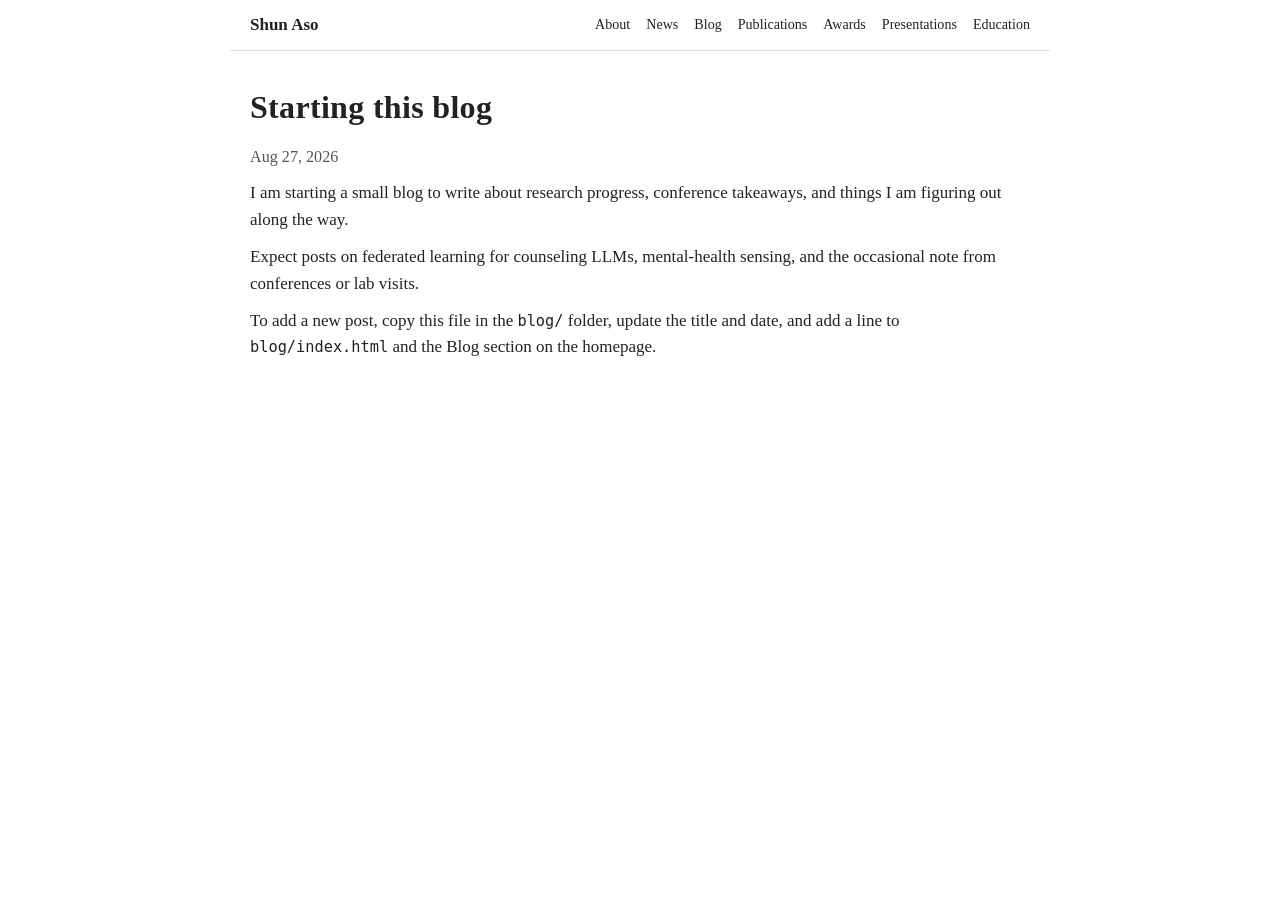
<file: blog/welcome.html>
<!DOCTYPE html>
<html lang="en">
<head>
  <meta charset="utf-8">
  <meta name="viewport" content="width=device-width, initial-scale=1">
  <title>Starting this blog — Shun Aso</title>
  <link rel="stylesheet" href="../styles.css">
</head>
<body>
  <nav class="site-nav">
    <a class="site-name" href="../index.html">Shun Aso</a>
    <ul>
      <li><a href="../index.html#about">About</a></li>
      <li><a href="../index.html#news">News</a></li>
      <li><a href="index.html">Blog</a></li>
      <li><a href="../index.html#publications">Publications</a></li>
      <li><a href="../index.html#awards">Awards</a></li>
      <li><a href="../index.html#presentations">Presentations</a></li>
      <li><a href="../index.html#education">Education</a></li>
    </ul>
  </nav>

  <article class="post">
    <h1>Starting this blog</h1>
    <p class="post-meta">Aug 27, 2026</p>

    <p>
      I am starting a small blog to write about research progress, conference
      takeaways, and things I am figuring out along the way.
    </p>
    <p>
      Expect posts on federated learning for counseling LLMs, mental-health
      sensing, and the occasional note from conferences or lab visits.
    </p>
    <p>
      To add a new post, copy this file in the <code>blog/</code> folder, update
      the title and date, and add a line to <code>blog/index.html</code> and the
      Blog section on the homepage.
    </p>
  </article>
</body>
</html>
</file>
<file: styles.css>
:root {
  --text: #222;
  --muted: #555;
  --rule: #ddd;
  --link: #0b57d0;
  --max: 820px;
  --bg: #fff;
}

* {
  box-sizing: border-box;
}

html {
  color-scheme: light;
  background: var(--bg);
}

body {
  margin: 0 auto;
  padding: 1.25rem 1.25rem 4rem;
  max-width: var(--max);
  color: var(--text);
  background: var(--bg);
  font: 17px/1.55 "Palatino Linotype", Palatino, "Book Antiqua", Georgia, serif;
}

.site-nav {
  position: sticky;
  top: 0;
  z-index: 10;
  display: flex;
  align-items: center;
  justify-content: space-between;
  gap: 1rem;
  margin: -1.25rem -1.25rem 2rem;
  padding: 0.75rem 1.25rem;
  border-bottom: 1px solid var(--rule);
  background: var(--bg);
}

.site-nav ul {
  display: flex;
  flex-wrap: wrap;
  justify-content: flex-end;
  gap: 0.35rem 1rem;
  margin: 0;
  padding: 0;
  list-style: none;
  font-size: 0.88rem;
}

.site-nav a {
  color: var(--text);
}

.site-nav a:hover {
  color: var(--link);
  text-decoration: none;
}

.site-name {
  font-weight: 700;
  white-space: nowrap;
}

section {
  scroll-margin-top: 3.5rem;
}

#about {
  scroll-margin-top: 4.5rem;
}

h1 {
  margin: 0 0 0.15rem;
  font-size: 2rem;
  font-weight: 700;
  letter-spacing: 0.01em;
}

h2 {
  margin: 2rem 0 0.75rem;
  padding-bottom: 0.2rem;
  border-bottom: 1px solid var(--rule);
  font-size: 1.2rem;
}

a {
  color: var(--link);
  text-decoration: none;
}

a:hover {
  text-decoration: underline;
}

p {
  margin: 0.7rem 0;
}

.hero {
  display: flex;
  gap: 1.75rem;
  align-items: flex-start;
}

.bio {
  flex: 1;
  min-width: 0;
}

.role {
  margin: 0 0 0.4rem;
  color: var(--muted);
}

.links {
  --icon-size: 1.15rem;
  display: flex;
  align-items: center;
  gap: 0.7rem;
  margin: 0 0 1rem;
}

.icon-link {
  display: inline-flex;
  align-items: center;
  justify-content: center;
  width: var(--icon-size);
  height: var(--icon-size);
  color: var(--text);
  line-height: 0;
}

.icon-link:hover {
  color: var(--link);
  text-decoration: none;
}

.icon-link svg {
  display: block;
  width: 100%;
  height: 100%;
}

.cv-btn {
  display: inline-flex;
  align-items: center;
  justify-content: center;
  height: var(--icon-size);
  padding: 0 0.6rem;
  border: 1.5px solid var(--text);
  border-radius: 4px;
  color: var(--text);
  font-size: 0.75rem;
  font-weight: 700;
  letter-spacing: 0.06em;
  line-height: 1;
}

.cv-btn:hover {
  background: var(--text);
  color: var(--bg);
  text-decoration: none;
}

.bio strong {
  font-weight: inherit;
  background: #e6b800;
  padding: 0.05em 0.12em;
}

.photo {
  width: 170px;
  height: 170px;
  flex-shrink: 0;
  object-fit: cover;
  object-position: top center;
  background: #f3f3f3;
  border-radius: 12px;
  box-shadow: 0 4px 14px rgba(0, 0, 0, 0.12);
}

.news,
.blog,
.edu {
  margin: 0;
  padding: 0;
  list-style: none;
}

.news li,
.blog li,
.edu li {
  margin-bottom: 0.65rem;
}

.news li,
.blog li {
  display: grid;
  grid-template-columns: 5.5rem 1fr;
  column-gap: 0.75rem;
  align-items: start;
}

.date,
.meta {
  color: var(--muted);
}

.date {
  font-variant-numeric: tabular-nums;
}

.news-text {
  min-width: 0;
}

.blog-text {
  min-width: 0;
}

.blog-text .meta {
  display: block;
  margin-top: 0.15rem;
  font-size: 0.95em;
}

.section-link {
  margin: 0.4rem 0 0;
  font-size: 0.95em;
}

.back-link {
  margin: 0 0 1.5rem;
  font-size: 0.95em;
}

.post h1 {
  margin-bottom: 0.25rem;
}

.post-meta {
  margin: 0 0 1.25rem;
  color: var(--muted);
  font-size: 0.95em;
}

.post p {
  margin: 0.7rem 0;
}

.post code {
  font-family: ui-monospace, "Cascadia Code", monospace;
  font-size: 0.9em;
}

.pubs {
  margin: 0;
  padding: 0;
  list-style: none;
}

.pubs li {
  margin-bottom: 1.25rem;
}

.pubs p {
  margin: 0.15rem 0;
}

.title {
  font-weight: 700;
}

.authors,
.venue,
.pub-links {
  font-size: 0.95em;
}

.venue {
  font-style: italic;
  color: var(--muted);
}

@media (max-width: 640px) {
  .site-nav {
    flex-direction: column;
    align-items: flex-start;
    gap: 0.5rem;
  }

  .site-nav ul {
    justify-content: flex-start;
  }

  .hero {
    flex-direction: column-reverse;
  }

  .photo {
    width: 140px;
    height: 140px;
  }
}
</file>
